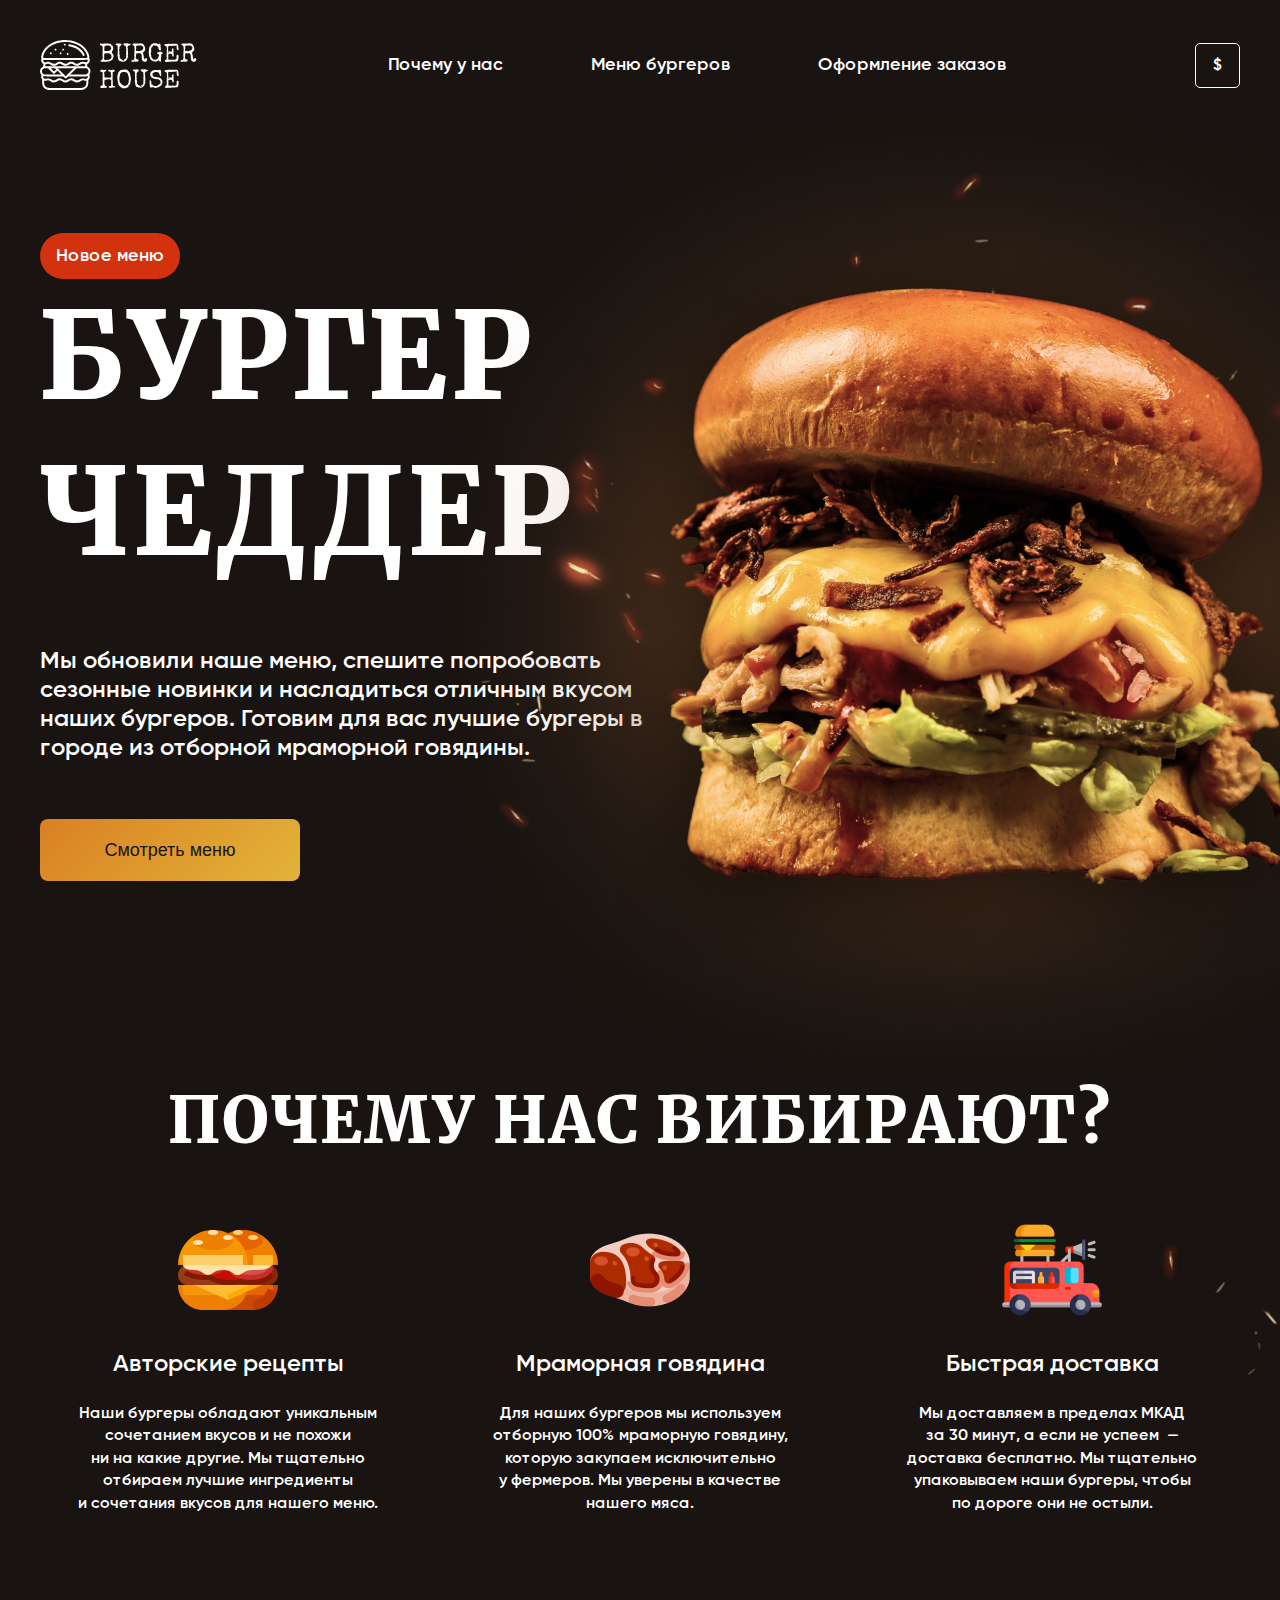
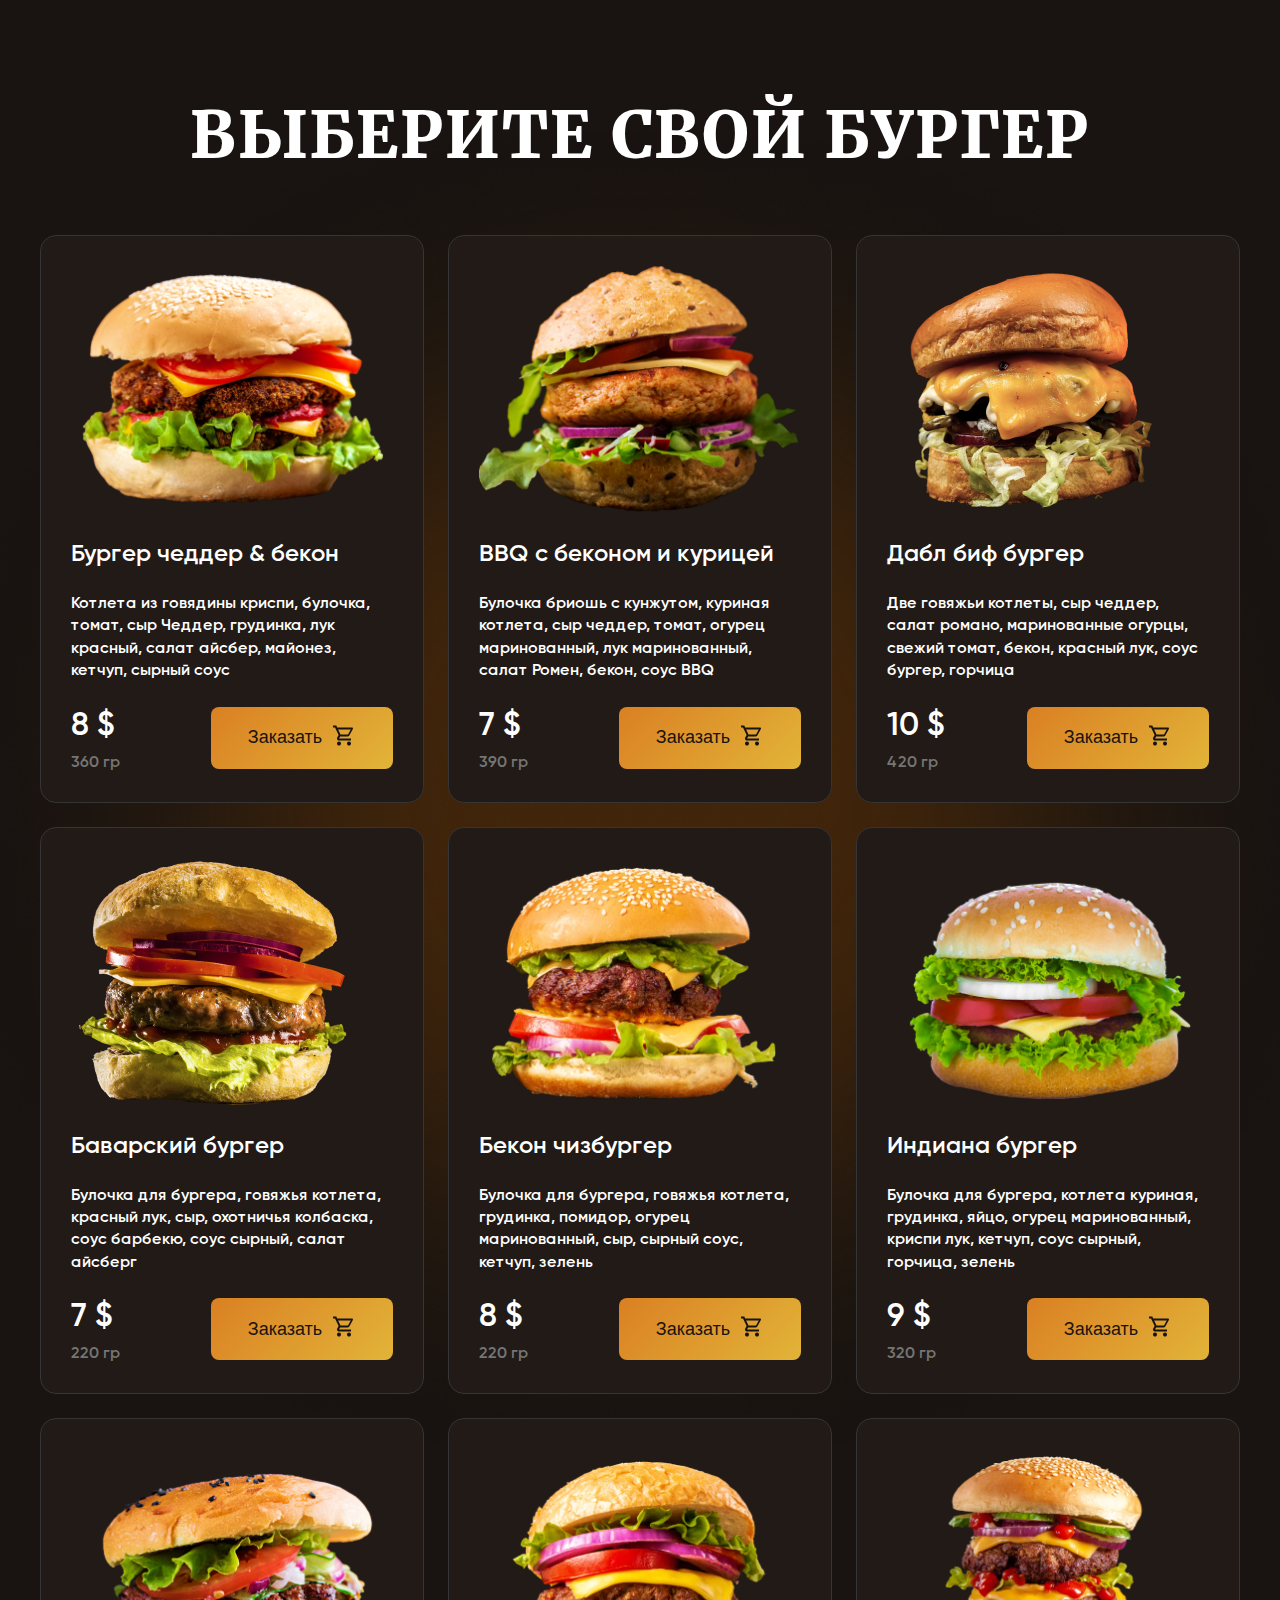
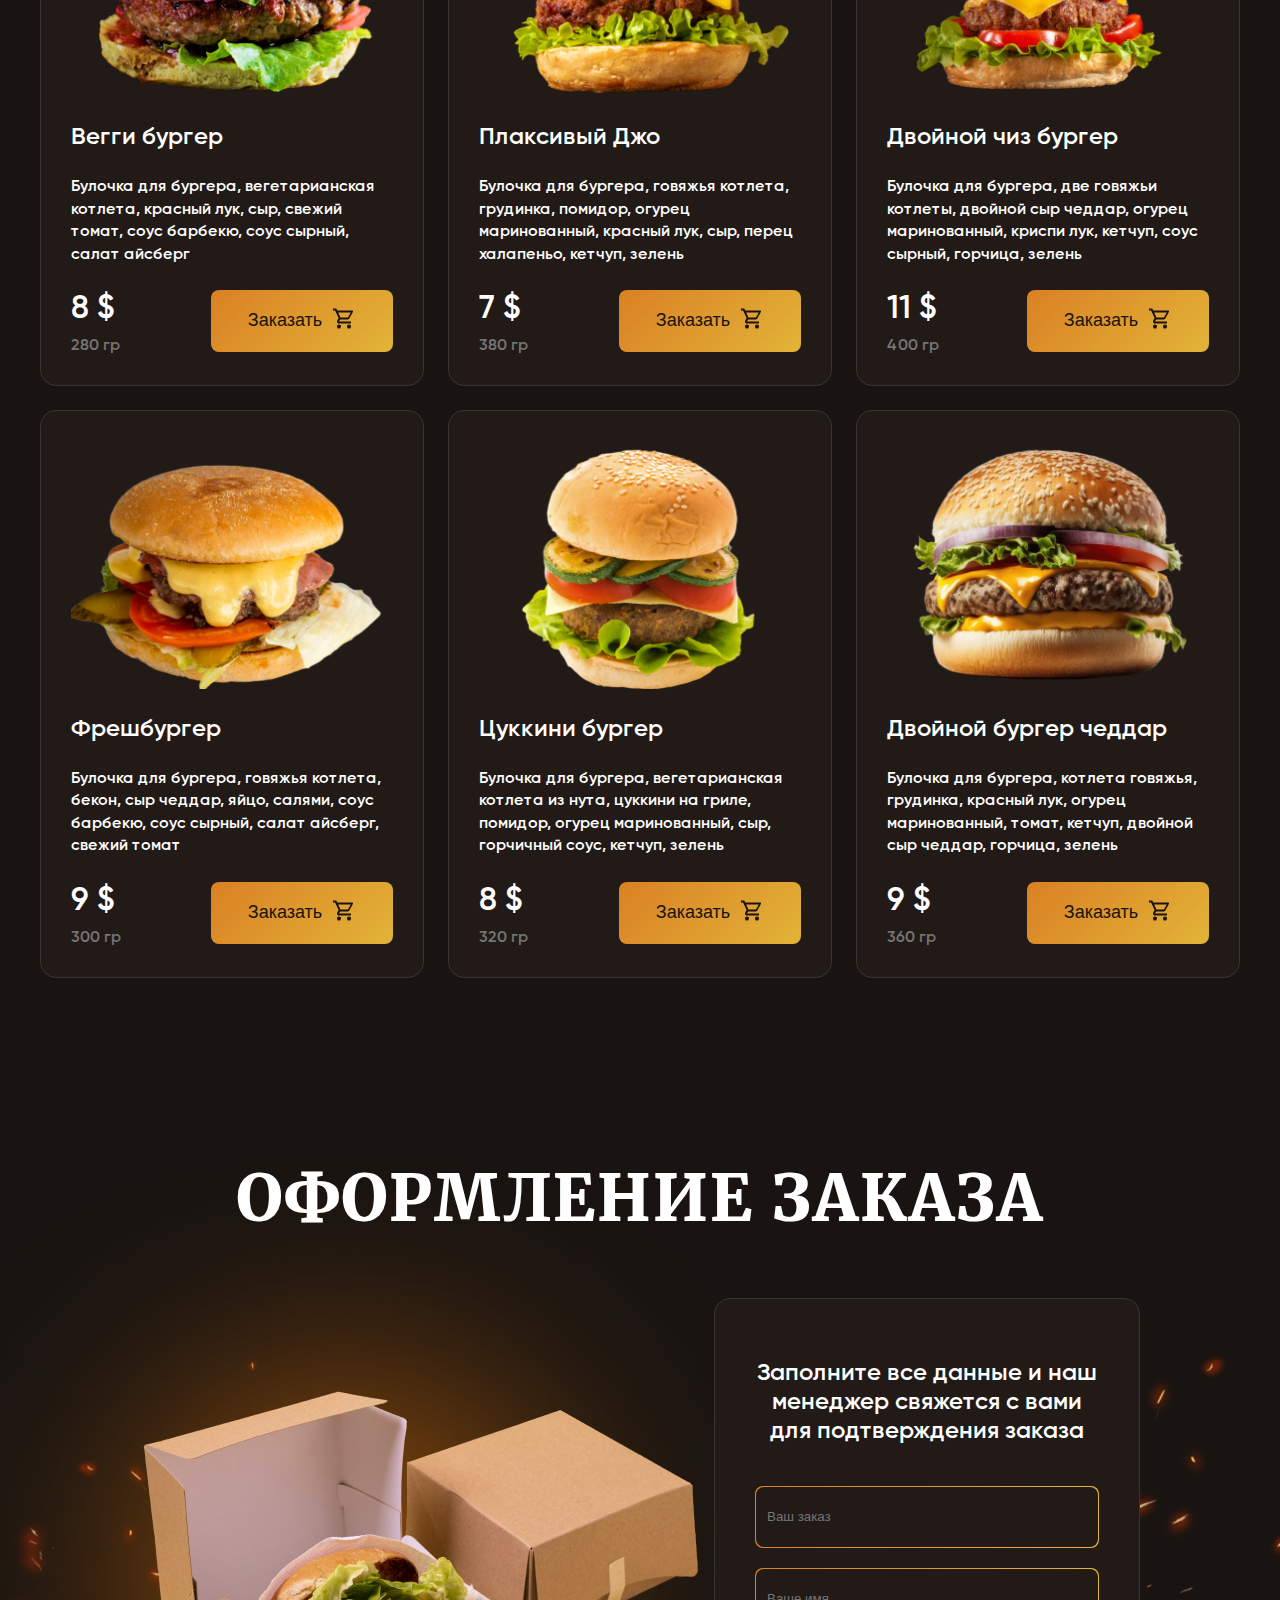
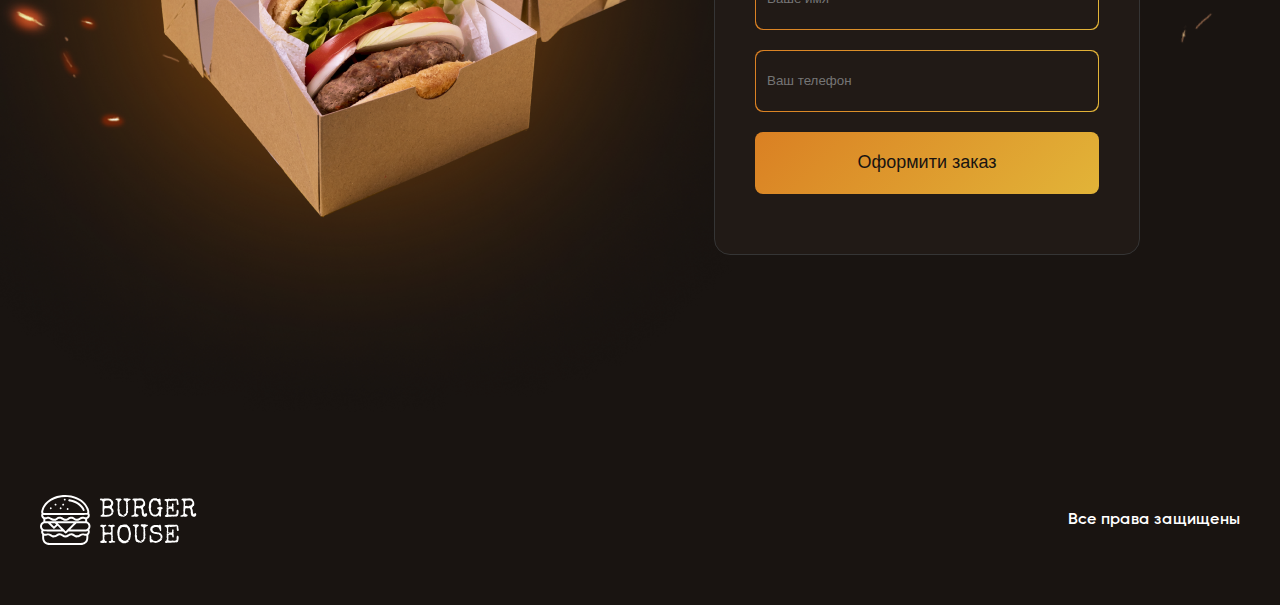
<file: index.html>
<!DOCTYPE html>
<html lang="en">
<head>
    <meta charset="UTF-8">
    <meta name="viewport" content="width=device-width, initial-scale=1.0">
    <link rel="stylesheet" href="./css/style.css">
    <title>БУРГЕР ЧЕДДЕР</title>
</head>
<body>
    <section class="main">
        <header class="header">
            <div class="container">
                <div class="logo">
                    <img src="./images/Logo.svg" alt="Logo">
                </div>
                <nav class="menu">
                    <ul class="menu-list">
                        <li class="menu-item"><a data-link="why">Почему у нас</a></li>
                        <li class="menu-item"><a data-link="products">Меню бургеров</a></li>
                        <li class="menu-item"><a data-link="order">Оформление заказов</a></li>
                    </ul>
                </nav>
                <div class="currency" title="Изменить валюту" id="change-currency">$</div>
            </div>
        </header>
        <section class="main-content">
            <div class="container">
                <div class="main-info">
                    <span class="main-small-info">Новое меню</span>
                    <h1 class="main-title">бургер чеддер</h1>
                    <p class="main-text">
                        Мы обновили наше меню, спешите попробовать 
                        сезонные новинки и насладиться отличным 
                        вкусом наших бургеров. Готовим для вас лучшие
                        бургеры в городе из отборной мраморной говядины.
                    </p>
                    <div class="main-action">
                        <button class="button" id="main-action-button">Смотреть меню</button>
                    </div>
                </div>
                <img class="main-image" src="./images/main_burger.png" alt="main_burger">
            </div>
        </section>
    </section>
    <section class="why" id="why">
        <div class="container">
            <div class="why-title common-title">почему нас вибирают?</div>
            <div class="why-items">
                <div class="why-item">
                    <img src="./images/burger.png" alt="burger" class="why-item-image">
                    <div class="why-item-title">Авторские рецепты</div>
                    <div class="why-item-text">
                        Наши бургеры обладают уникальным сочетанием вкусов 
                        и не похожи ни на какие другие. Мы тщательно отбираем 
                        лучшие ингредиенты и сочетания вкусов для нашего меню.
                    </div>
                </div>
                
                <div class="why-item">
                    <img src="./images/meat.png" alt="meat" class="why-item-image">
                    <div class="why-item-title">Мраморная говядина</div>
                    <div class="why-item-text">
                        Для наших бургеров мы используем отборную 100% 
                        мраморную говядину, которую закупаем исключительно 
                        у фермеров. Мы уверены в качестве нашего мяса.
                    </div>
                </div>
                
                <div class="why-item">
                    <img src="./images/food-truck.png" alt="food truck" class="why-item-image">
                    <div class="why-item-title">Быстрая доставка</div>
                    <div class="why-item-text">
                        Мы доставляем в пределах МКАД за 30 минут, а если не успеем 
                        — доставка бесплатно. Мы тщательно упаковываем наши бургеры, 
                        чтобы по дороге они не остыли.
                    </div>
                </div>
            </div>
        </div>
    </section>
    <section class="products" id="products">
        <div class="container">
            <div class="products-title common-title">выберите свой бургер</div>
            <div class="products-items">
                <div class="products-item">
                    <div class="products-item-image">
                        <img src="./images/1.png" alt="burger-1">
                    </div>
                    <div class="products-item-title">Бургер чеддер & бекон</div>
                    <div class="products-item-text">
                        Котлета из говядины криспи, булочка, томат, 
                        сыр Чеддер, грудинка, лук красный, салат айсбер, 
                        майонез, кетчуп, сырный соус
                    </div>
                    <div class="products-item-extra">
                        <div class="products-items-info">
                            <div class="products-item-price" data-base-price="8">8 $</div>
                            <div class="products-item-weight">360 гр</div>
                        </div>
                        <div class="products-item-action">
                            <button class="button product-button">
                                <span>Заказать</span>
                                <span>
                                    <svg xmlns="http://www.w3.org/2000/svg" width="24" height="25" viewBox="0 0 24 25" fill="none">
                                    <path d="M17 18.5C17.5304 18.5 18.0391 18.7107 18.4142 19.0858C18.7893 19.4609 19 19.9696 19 20.5C19 21.0304 18.7893 21.5391 18.4142 21.9142C18.0391 22.2893 17.5304 22.5 17 22.5C16.4696 22.5 15.9609 22.2893 15.5858 21.9142C15.2107 21.5391 15 21.0304 15 20.5C15 19.39 15.89 18.5 17 18.5ZM1 2.5H4.27L5.21 4.5H20C20.2652 4.5 20.5196 4.60536 20.7071 4.79289C20.8946 4.98043 21 5.23478 21 5.5C21 5.67 20.95 5.84 20.88 6L17.3 12.47C16.96 13.08 16.3 13.5 15.55 13.5H8.1L7.2 15.13L7.17 15.25C7.17 15.3163 7.19634 15.3799 7.24322 15.4268C7.29011 15.4737 7.3537 15.5 7.42 15.5H19V17.5H7C6.46957 17.5 5.96086 17.2893 5.58579 16.9142C5.21071 16.5391 5 16.0304 5 15.5C5 15.15 5.09 14.82 5.24 14.54L6.6 12.09L3 4.5H1V2.5ZM7 18.5C7.53043 18.5 8.03914 18.7107 8.41421 19.0858C8.78929 19.4609 9 19.9696 9 20.5C9 21.0304 8.78929 21.5391 8.41421 21.9142C8.03914 22.2893 7.53043 22.5 7 22.5C6.46957 22.5 5.96086 22.2893 5.58579 21.9142C5.21071 21.5391 5 21.0304 5 20.5C5 19.39 5.89 18.5 7 18.5ZM16 11.5L18.78 6.5H6.14L8.5 11.5H16Z" fill="#191411"/>
                                    </svg>
                                </span>
                            </button>
                        </div>
                    </div>
                </div>
                
                <div class="products-item">
                    <div class="products-item-image">
                        <img src="./images/2.png" alt="burger-2">
                    </div>
                    <div class="products-item-title">BBQ с беконом и курицей</div>
                    <div class="products-item-text">
                        Булочка бриошь с кунжутом, куриная котлета, 
                        сыр чеддер, томат, огурец маринованный, 
                        лук маринованный, салат Ромен, бекон, соус BBQ
                    </div>
                    <div class="products-item-extra">
                        <div class="products-items-info">
                            <div class="products-item-price" data-base-price="7">7 $</div>
                            <div class="products-item-weight">390 гр</div>
                        </div>
                        <div class="products-item-action">
                            <button class="button product-button">
                                <span>Заказать</span>
                                <span>
                                    <svg xmlns="http://www.w3.org/2000/svg" width="24" height="25" viewBox="0 0 24 25" fill="none">
                                    <path d="M17 18.5C17.5304 18.5 18.0391 18.7107 18.4142 19.0858C18.7893 19.4609 19 19.9696 19 20.5C19 21.0304 18.7893 21.5391 18.4142 21.9142C18.0391 22.2893 17.5304 22.5 17 22.5C16.4696 22.5 15.9609 22.2893 15.5858 21.9142C15.2107 21.5391 15 21.0304 15 20.5C15 19.39 15.89 18.5 17 18.5ZM1 2.5H4.27L5.21 4.5H20C20.2652 4.5 20.5196 4.60536 20.7071 4.79289C20.8946 4.98043 21 5.23478 21 5.5C21 5.67 20.95 5.84 20.88 6L17.3 12.47C16.96 13.08 16.3 13.5 15.55 13.5H8.1L7.2 15.13L7.17 15.25C7.17 15.3163 7.19634 15.3799 7.24322 15.4268C7.29011 15.4737 7.3537 15.5 7.42 15.5H19V17.5H7C6.46957 17.5 5.96086 17.2893 5.58579 16.9142C5.21071 16.5391 5 16.0304 5 15.5C5 15.15 5.09 14.82 5.24 14.54L6.6 12.09L3 4.5H1V2.5ZM7 18.5C7.53043 18.5 8.03914 18.7107 8.41421 19.0858C8.78929 19.4609 9 19.9696 9 20.5C9 21.0304 8.78929 21.5391 8.41421 21.9142C8.03914 22.2893 7.53043 22.5 7 22.5C6.46957 22.5 5.96086 22.2893 5.58579 21.9142C5.21071 21.5391 5 21.0304 5 20.5C5 19.39 5.89 18.5 7 18.5ZM16 11.5L18.78 6.5H6.14L8.5 11.5H16Z" fill="#191411"/>
                                    </svg>
                                </span>
                            </button>
                        </div>
                    </div>
                </div>
                
                <div class="products-item">
                    <div class="products-item-image">
                        <img src="./images/3.png" alt="burger-3">
                    </div>
                    <div class="products-item-title">Дабл биф бургер</div>
                    <div class="products-item-text">
                        Две говяжьи котлеты, сыр чеддер, салат романо, 
                        маринованные огурцы, свежий томат, бекон, 
                        красный лук, соус бургер, горчица
                    </div>
                    <div class="products-item-extra">
                        <div class="products-items-info">
                            <div class="products-item-price" data-base-price="10">10 $</div>
                            <div class="products-item-weight">420 гр</div>
                        </div>
                        <div class="products-item-action">
                            <button class="button product-button">
                                <span>Заказать</span>
                                <span>
                                    <svg xmlns="http://www.w3.org/2000/svg" width="24" height="25" viewBox="0 0 24 25" fill="none">
                                    <path d="M17 18.5C17.5304 18.5 18.0391 18.7107 18.4142 19.0858C18.7893 19.4609 19 19.9696 19 20.5C19 21.0304 18.7893 21.5391 18.4142 21.9142C18.0391 22.2893 17.5304 22.5 17 22.5C16.4696 22.5 15.9609 22.2893 15.5858 21.9142C15.2107 21.5391 15 21.0304 15 20.5C15 19.39 15.89 18.5 17 18.5ZM1 2.5H4.27L5.21 4.5H20C20.2652 4.5 20.5196 4.60536 20.7071 4.79289C20.8946 4.98043 21 5.23478 21 5.5C21 5.67 20.95 5.84 20.88 6L17.3 12.47C16.96 13.08 16.3 13.5 15.55 13.5H8.1L7.2 15.13L7.17 15.25C7.17 15.3163 7.19634 15.3799 7.24322 15.4268C7.29011 15.4737 7.3537 15.5 7.42 15.5H19V17.5H7C6.46957 17.5 5.96086 17.2893 5.58579 16.9142C5.21071 16.5391 5 16.0304 5 15.5C5 15.15 5.09 14.82 5.24 14.54L6.6 12.09L3 4.5H1V2.5ZM7 18.5C7.53043 18.5 8.03914 18.7107 8.41421 19.0858C8.78929 19.4609 9 19.9696 9 20.5C9 21.0304 8.78929 21.5391 8.41421 21.9142C8.03914 22.2893 7.53043 22.5 7 22.5C6.46957 22.5 5.96086 22.2893 5.58579 21.9142C5.21071 21.5391 5 21.0304 5 20.5C5 19.39 5.89 18.5 7 18.5ZM16 11.5L18.78 6.5H6.14L8.5 11.5H16Z" fill="#191411"/>
                                    </svg>
                                </span>
                            </button>
                        </div>
                    </div>
                </div>
                
                <div class="products-item">
                    <div class="products-item-image">
                        <img src="./images/4.png" alt="burger-4">
                    </div>
                    <div class="products-item-title">Баварский бургер</div>
                    <div class="products-item-text">
                        Булочка для бургера, говяжья котлета, красный лук, 
                        сыр, охотничья колбаска, соус барбекю, соус сырный, 
                        салат айсберг
                    </div>
                    <div class="products-item-extra">
                        <div class="products-items-info">
                            <div class="products-item-price" data-base-price="7">7 $</div>
                            <div class="products-item-weight">220 гр</div>
                        </div>
                        <div class="products-item-action">
                            <button class="button product-button">
                                <span>Заказать</span>
                                <span>
                                    <svg xmlns="http://www.w3.org/2000/svg" width="24" height="25" viewBox="0 0 24 25" fill="none">
                                    <path d="M17 18.5C17.5304 18.5 18.0391 18.7107 18.4142 19.0858C18.7893 19.4609 19 19.9696 19 20.5C19 21.0304 18.7893 21.5391 18.4142 21.9142C18.0391 22.2893 17.5304 22.5 17 22.5C16.4696 22.5 15.9609 22.2893 15.5858 21.9142C15.2107 21.5391 15 21.0304 15 20.5C15 19.39 15.89 18.5 17 18.5ZM1 2.5H4.27L5.21 4.5H20C20.2652 4.5 20.5196 4.60536 20.7071 4.79289C20.8946 4.98043 21 5.23478 21 5.5C21 5.67 20.95 5.84 20.88 6L17.3 12.47C16.96 13.08 16.3 13.5 15.55 13.5H8.1L7.2 15.13L7.17 15.25C7.17 15.3163 7.19634 15.3799 7.24322 15.4268C7.29011 15.4737 7.3537 15.5 7.42 15.5H19V17.5H7C6.46957 17.5 5.96086 17.2893 5.58579 16.9142C5.21071 16.5391 5 16.0304 5 15.5C5 15.15 5.09 14.82 5.24 14.54L6.6 12.09L3 4.5H1V2.5ZM7 18.5C7.53043 18.5 8.03914 18.7107 8.41421 19.0858C8.78929 19.4609 9 19.9696 9 20.5C9 21.0304 8.78929 21.5391 8.41421 21.9142C8.03914 22.2893 7.53043 22.5 7 22.5C6.46957 22.5 5.96086 22.2893 5.58579 21.9142C5.21071 21.5391 5 21.0304 5 20.5C5 19.39 5.89 18.5 7 18.5ZM16 11.5L18.78 6.5H6.14L8.5 11.5H16Z" fill="#191411"/>
                                    </svg>
                                </span>
                            </button>
                        </div>
                    </div>
                </div>

                <div class="products-item">
                    <div class="products-item-image">
                        <img src="./images/5.png" alt="burger-5">
                    </div>
                    <div class="products-item-title">Бекон чизбургер</div>
                    <div class="products-item-text">
                        Булочка для бургера, говяжья котлета, грудинка, 
                        помидор, огурец маринованный, сыр, сырный соус, 
                        кетчуп, зелень
                    </div>
                    <div class="products-item-extra">
                        <div class="products-items-info">
                            <div class="products-item-price" data-base-price="8">8 $</div>
                            <div class="products-item-weight">220 гр</div>
                        </div>
                        <div class="products-item-action">
                            <button class="button product-button">
                                <span>Заказать</span>
                                <span>
                                    <svg xmlns="http://www.w3.org/2000/svg" width="24" height="25" viewBox="0 0 24 25" fill="none">
                                    <path d="M17 18.5C17.5304 18.5 18.0391 18.7107 18.4142 19.0858C18.7893 19.4609 19 19.9696 19 20.5C19 21.0304 18.7893 21.5391 18.4142 21.9142C18.0391 22.2893 17.5304 22.5 17 22.5C16.4696 22.5 15.9609 22.2893 15.5858 21.9142C15.2107 21.5391 15 21.0304 15 20.5C15 19.39 15.89 18.5 17 18.5ZM1 2.5H4.27L5.21 4.5H20C20.2652 4.5 20.5196 4.60536 20.7071 4.79289C20.8946 4.98043 21 5.23478 21 5.5C21 5.67 20.95 5.84 20.88 6L17.3 12.47C16.96 13.08 16.3 13.5 15.55 13.5H8.1L7.2 15.13L7.17 15.25C7.17 15.3163 7.19634 15.3799 7.24322 15.4268C7.29011 15.4737 7.3537 15.5 7.42 15.5H19V17.5H7C6.46957 17.5 5.96086 17.2893 5.58579 16.9142C5.21071 16.5391 5 16.0304 5 15.5C5 15.15 5.09 14.82 5.24 14.54L6.6 12.09L3 4.5H1V2.5ZM7 18.5C7.53043 18.5 8.03914 18.7107 8.41421 19.0858C8.78929 19.4609 9 19.9696 9 20.5C9 21.0304 8.78929 21.5391 8.41421 21.9142C8.03914 22.2893 7.53043 22.5 7 22.5C6.46957 22.5 5.96086 22.2893 5.58579 21.9142C5.21071 21.5391 5 21.0304 5 20.5C5 19.39 5.89 18.5 7 18.5ZM16 11.5L18.78 6.5H6.14L8.5 11.5H16Z" fill="#191411"/>
                                    </svg>
                                </span>
                            </button>
                        </div>
                    </div>
                </div>
                
                <div class="products-item">
                    <div class="products-item-image">
                        <img src="./images/6.png" alt="burger-6">
                    </div>
                    <div class="products-item-title">Индиана бургер</div>
                    <div class="products-item-text">
                        Булочка для бургера, котлета куриная, грудинка, 
                        яйцо, огурец маринованный, криспи лук, кетчуп, 
                        соус сырный, горчица, зелень
                    </div>
                    <div class="products-item-extra">
                        <div class="products-items-info">
                            <div class="products-item-price" data-base-price="9">9 $</div>
                            <div class="products-item-weight">320 гр</div>
                        </div>
                        <div class="products-item-action">
                            <button class="button product-button">
                                <span>Заказать</span>
                                <span>
                                    <svg xmlns="http://www.w3.org/2000/svg" width="24" height="25" viewBox="0 0 24 25" fill="none">
                                    <path d="M17 18.5C17.5304 18.5 18.0391 18.7107 18.4142 19.0858C18.7893 19.4609 19 19.9696 19 20.5C19 21.0304 18.7893 21.5391 18.4142 21.9142C18.0391 22.2893 17.5304 22.5 17 22.5C16.4696 22.5 15.9609 22.2893 15.5858 21.9142C15.2107 21.5391 15 21.0304 15 20.5C15 19.39 15.89 18.5 17 18.5ZM1 2.5H4.27L5.21 4.5H20C20.2652 4.5 20.5196 4.60536 20.7071 4.79289C20.8946 4.98043 21 5.23478 21 5.5C21 5.67 20.95 5.84 20.88 6L17.3 12.47C16.96 13.08 16.3 13.5 15.55 13.5H8.1L7.2 15.13L7.17 15.25C7.17 15.3163 7.19634 15.3799 7.24322 15.4268C7.29011 15.4737 7.3537 15.5 7.42 15.5H19V17.5H7C6.46957 17.5 5.96086 17.2893 5.58579 16.9142C5.21071 16.5391 5 16.0304 5 15.5C5 15.15 5.09 14.82 5.24 14.54L6.6 12.09L3 4.5H1V2.5ZM7 18.5C7.53043 18.5 8.03914 18.7107 8.41421 19.0858C8.78929 19.4609 9 19.9696 9 20.5C9 21.0304 8.78929 21.5391 8.41421 21.9142C8.03914 22.2893 7.53043 22.5 7 22.5C6.46957 22.5 5.96086 22.2893 5.58579 21.9142C5.21071 21.5391 5 21.0304 5 20.5C5 19.39 5.89 18.5 7 18.5ZM16 11.5L18.78 6.5H6.14L8.5 11.5H16Z" fill="#191411"/>
                                    </svg>
                                </span>
                            </button>
                        </div>
                    </div>
                </div>
                
                <div class="products-item">
                    <div class="products-item-image">
                        <img src="./images/7.png" alt="burger-7">
                    </div>
                    <div class="products-item-title">Вегги бургер</div>
                    <div class="products-item-text">
                        Булочка для бургера, вегетарианская котлета, 
                        красный лук, сыр, свежий томат, соус барбекю, 
                        соус сырный, салат айсберг
                    </div>
                    <div class="products-item-extra">
                        <div class="products-items-info">
                            <div class="products-item-price" data-base-price="8">8 $</div>
                            <div class="products-item-weight">280 гр</div>
                        </div>
                        <div class="products-item-action">
                            <button class="button product-button">
                                <span>Заказать</span>
                                <span>
                                    <svg xmlns="http://www.w3.org/2000/svg" width="24" height="25" viewBox="0 0 24 25" fill="none">
                                    <path d="M17 18.5C17.5304 18.5 18.0391 18.7107 18.4142 19.0858C18.7893 19.4609 19 19.9696 19 20.5C19 21.0304 18.7893 21.5391 18.4142 21.9142C18.0391 22.2893 17.5304 22.5 17 22.5C16.4696 22.5 15.9609 22.2893 15.5858 21.9142C15.2107 21.5391 15 21.0304 15 20.5C15 19.39 15.89 18.5 17 18.5ZM1 2.5H4.27L5.21 4.5H20C20.2652 4.5 20.5196 4.60536 20.7071 4.79289C20.8946 4.98043 21 5.23478 21 5.5C21 5.67 20.95 5.84 20.88 6L17.3 12.47C16.96 13.08 16.3 13.5 15.55 13.5H8.1L7.2 15.13L7.17 15.25C7.17 15.3163 7.19634 15.3799 7.24322 15.4268C7.29011 15.4737 7.3537 15.5 7.42 15.5H19V17.5H7C6.46957 17.5 5.96086 17.2893 5.58579 16.9142C5.21071 16.5391 5 16.0304 5 15.5C5 15.15 5.09 14.82 5.24 14.54L6.6 12.09L3 4.5H1V2.5ZM7 18.5C7.53043 18.5 8.03914 18.7107 8.41421 19.0858C8.78929 19.4609 9 19.9696 9 20.5C9 21.0304 8.78929 21.5391 8.41421 21.9142C8.03914 22.2893 7.53043 22.5 7 22.5C6.46957 22.5 5.96086 22.2893 5.58579 21.9142C5.21071 21.5391 5 21.0304 5 20.5C5 19.39 5.89 18.5 7 18.5ZM16 11.5L18.78 6.5H6.14L8.5 11.5H16Z" fill="#191411"/>
                                    </svg>
                                </span>
                            </button>
                        </div>
                    </div>
                </div>
                
                <div class="products-item">
                    <div class="products-item-image">
                        <img src="./images/8.png" alt="burger-8">
                    </div>
                    <div class="products-item-title">Плаксивый Джо</div>
                    <div class="products-item-text">
                        Булочка для бургера, говяжья котлета, грудинка, 
                        помидор, огурец маринованный, красный лук, сыр, 
                        перец халапеньо, кетчуп, зелень
                    </div>
                    <div class="products-item-extra">
                        <div class="products-items-info">
                            <div class="products-item-price" data-base-price="7">7 $</div>
                            <div class="products-item-weight">380 гр</div>
                        </div>
                        <div class="products-item-action">
                            <button class="button product-button">
                                <span>Заказать</span>
                                <span>
                                    <svg xmlns="http://www.w3.org/2000/svg" width="24" height="25" viewBox="0 0 24 25" fill="none">
                                    <path d="M17 18.5C17.5304 18.5 18.0391 18.7107 18.4142 19.0858C18.7893 19.4609 19 19.9696 19 20.5C19 21.0304 18.7893 21.5391 18.4142 21.9142C18.0391 22.2893 17.5304 22.5 17 22.5C16.4696 22.5 15.9609 22.2893 15.5858 21.9142C15.2107 21.5391 15 21.0304 15 20.5C15 19.39 15.89 18.5 17 18.5ZM1 2.5H4.27L5.21 4.5H20C20.2652 4.5 20.5196 4.60536 20.7071 4.79289C20.8946 4.98043 21 5.23478 21 5.5C21 5.67 20.95 5.84 20.88 6L17.3 12.47C16.96 13.08 16.3 13.5 15.55 13.5H8.1L7.2 15.13L7.17 15.25C7.17 15.3163 7.19634 15.3799 7.24322 15.4268C7.29011 15.4737 7.3537 15.5 7.42 15.5H19V17.5H7C6.46957 17.5 5.96086 17.2893 5.58579 16.9142C5.21071 16.5391 5 16.0304 5 15.5C5 15.15 5.09 14.82 5.24 14.54L6.6 12.09L3 4.5H1V2.5ZM7 18.5C7.53043 18.5 8.03914 18.7107 8.41421 19.0858C8.78929 19.4609 9 19.9696 9 20.5C9 21.0304 8.78929 21.5391 8.41421 21.9142C8.03914 22.2893 7.53043 22.5 7 22.5C6.46957 22.5 5.96086 22.2893 5.58579 21.9142C5.21071 21.5391 5 21.0304 5 20.5C5 19.39 5.89 18.5 7 18.5ZM16 11.5L18.78 6.5H6.14L8.5 11.5H16Z" fill="#191411"/>
                                    </svg>
                                </span>
                            </button>
                        </div>
                    </div>
                </div>
                
                <div class="products-item">
                    <div class="products-item-image">
                        <img src="./images/9.png" alt="burger-9">
                    </div>
                    <div class="products-item-title">Двойной чиз бургер</div>
                    <div class="products-item-text">
                        Булочка для бургера, две говяжьи котлеты, 
                        двойной сыр чеддар, огурец маринованный, 
                        криспи лук, кетчуп, соус сырный, горчица, зелень
                    </div>
                    <div class="products-item-extra">
                        <div class="products-items-info">
                            <div class="products-item-price" data-base-price="11">11 $</div>
                            <div class="products-item-weight">400 гр</div>
                        </div>
                        <div class="products-item-action">
                            <button class="button product-button">
                                <span>Заказать</span>
                                <span>
                                    <svg xmlns="http://www.w3.org/2000/svg" width="24" height="25" viewBox="0 0 24 25" fill="none">
                                    <path d="M17 18.5C17.5304 18.5 18.0391 18.7107 18.4142 19.0858C18.7893 19.4609 19 19.9696 19 20.5C19 21.0304 18.7893 21.5391 18.4142 21.9142C18.0391 22.2893 17.5304 22.5 17 22.5C16.4696 22.5 15.9609 22.2893 15.5858 21.9142C15.2107 21.5391 15 21.0304 15 20.5C15 19.39 15.89 18.5 17 18.5ZM1 2.5H4.27L5.21 4.5H20C20.2652 4.5 20.5196 4.60536 20.7071 4.79289C20.8946 4.98043 21 5.23478 21 5.5C21 5.67 20.95 5.84 20.88 6L17.3 12.47C16.96 13.08 16.3 13.5 15.55 13.5H8.1L7.2 15.13L7.17 15.25C7.17 15.3163 7.19634 15.3799 7.24322 15.4268C7.29011 15.4737 7.3537 15.5 7.42 15.5H19V17.5H7C6.46957 17.5 5.96086 17.2893 5.58579 16.9142C5.21071 16.5391 5 16.0304 5 15.5C5 15.15 5.09 14.82 5.24 14.54L6.6 12.09L3 4.5H1V2.5ZM7 18.5C7.53043 18.5 8.03914 18.7107 8.41421 19.0858C8.78929 19.4609 9 19.9696 9 20.5C9 21.0304 8.78929 21.5391 8.41421 21.9142C8.03914 22.2893 7.53043 22.5 7 22.5C6.46957 22.5 5.96086 22.2893 5.58579 21.9142C5.21071 21.5391 5 21.0304 5 20.5C5 19.39 5.89 18.5 7 18.5ZM16 11.5L18.78 6.5H6.14L8.5 11.5H16Z" fill="#191411"/>
                                    </svg>
                                </span>
                            </button>
                        </div>
                    </div>
                </div>
                
                <div class="products-item">
                    <div class="products-item-image">
                        <img src="./images/10.png" alt="burger-10">
                    </div>
                    <div class="products-item-title">Фрешбургер</div>
                    <div class="products-item-text">
                        Булочка для бургера, говяжья котлета, 
                        бекон, сыр чеддар, яйцо, салями, соус 
                        барбекю, соус сырный, салат айсберг, свежий томат
                    </div>
                    <div class="products-item-extra">
                        <div class="products-items-info">
                            <div class="products-item-price" data-base-price="9">9 $</div>
                            <div class="products-item-weight">300 гр</div>
                        </div>
                        <div class="products-item-action">
                            <button class="button product-button">
                                <span>Заказать</span>
                                <span>
                                    <svg xmlns="http://www.w3.org/2000/svg" width="24" height="25" viewBox="0 0 24 25" fill="none">
                                    <path d="M17 18.5C17.5304 18.5 18.0391 18.7107 18.4142 19.0858C18.7893 19.4609 19 19.9696 19 20.5C19 21.0304 18.7893 21.5391 18.4142 21.9142C18.0391 22.2893 17.5304 22.5 17 22.5C16.4696 22.5 15.9609 22.2893 15.5858 21.9142C15.2107 21.5391 15 21.0304 15 20.5C15 19.39 15.89 18.5 17 18.5ZM1 2.5H4.27L5.21 4.5H20C20.2652 4.5 20.5196 4.60536 20.7071 4.79289C20.8946 4.98043 21 5.23478 21 5.5C21 5.67 20.95 5.84 20.88 6L17.3 12.47C16.96 13.08 16.3 13.5 15.55 13.5H8.1L7.2 15.13L7.17 15.25C7.17 15.3163 7.19634 15.3799 7.24322 15.4268C7.29011 15.4737 7.3537 15.5 7.42 15.5H19V17.5H7C6.46957 17.5 5.96086 17.2893 5.58579 16.9142C5.21071 16.5391 5 16.0304 5 15.5C5 15.15 5.09 14.82 5.24 14.54L6.6 12.09L3 4.5H1V2.5ZM7 18.5C7.53043 18.5 8.03914 18.7107 8.41421 19.0858C8.78929 19.4609 9 19.9696 9 20.5C9 21.0304 8.78929 21.5391 8.41421 21.9142C8.03914 22.2893 7.53043 22.5 7 22.5C6.46957 22.5 5.96086 22.2893 5.58579 21.9142C5.21071 21.5391 5 21.0304 5 20.5C5 19.39 5.89 18.5 7 18.5ZM16 11.5L18.78 6.5H6.14L8.5 11.5H16Z" fill="#191411"/>
                                    </svg>
                                </span>
                            </button>
                        </div>
                    </div>
                </div>
                
                <div class="products-item">
                    <div class="products-item-image">
                        <img src="./images/11.png" alt="burger-11">
                    </div>
                    <div class="products-item-title">Цуккини бургер</div>
                    <div class="products-item-text">
                        Булочка для бургера, вегетарианская котлета из нута, 
                        цуккини на гриле, помидор, огурец маринованный, сыр, 
                        горчичный соус, кетчуп, зелень
                    </div>
                    <div class="products-item-extra">
                        <div class="products-items-info">
                            <div class="products-item-price" data-base-price="8">8 $</div>
                            <div class="products-item-weight">320 гр</div>
                        </div>
                        <div class="products-item-action">
                            <button class="button product-button">
                                <span>Заказать</span>
                                <span>
                                    <svg xmlns="http://www.w3.org/2000/svg" width="24" height="25" viewBox="0 0 24 25" fill="none">
                                    <path d="M17 18.5C17.5304 18.5 18.0391 18.7107 18.4142 19.0858C18.7893 19.4609 19 19.9696 19 20.5C19 21.0304 18.7893 21.5391 18.4142 21.9142C18.0391 22.2893 17.5304 22.5 17 22.5C16.4696 22.5 15.9609 22.2893 15.5858 21.9142C15.2107 21.5391 15 21.0304 15 20.5C15 19.39 15.89 18.5 17 18.5ZM1 2.5H4.27L5.21 4.5H20C20.2652 4.5 20.5196 4.60536 20.7071 4.79289C20.8946 4.98043 21 5.23478 21 5.5C21 5.67 20.95 5.84 20.88 6L17.3 12.47C16.96 13.08 16.3 13.5 15.55 13.5H8.1L7.2 15.13L7.17 15.25C7.17 15.3163 7.19634 15.3799 7.24322 15.4268C7.29011 15.4737 7.3537 15.5 7.42 15.5H19V17.5H7C6.46957 17.5 5.96086 17.2893 5.58579 16.9142C5.21071 16.5391 5 16.0304 5 15.5C5 15.15 5.09 14.82 5.24 14.54L6.6 12.09L3 4.5H1V2.5ZM7 18.5C7.53043 18.5 8.03914 18.7107 8.41421 19.0858C8.78929 19.4609 9 19.9696 9 20.5C9 21.0304 8.78929 21.5391 8.41421 21.9142C8.03914 22.2893 7.53043 22.5 7 22.5C6.46957 22.5 5.96086 22.2893 5.58579 21.9142C5.21071 21.5391 5 21.0304 5 20.5C5 19.39 5.89 18.5 7 18.5ZM16 11.5L18.78 6.5H6.14L8.5 11.5H16Z" fill="#191411"/>
                                    </svg>
                                </span>
                            </button>
                        </div>
                    </div>
                </div>
                
                <div class="products-item">
                    <div class="products-item-image">
                        <img src="./images/12.png" alt="burger-12">
                    </div>
                    <div class="products-item-title">Двойной бургер чеддар</div>
                    <div class="products-item-text">
                        Булочка для бургера, котлета говяжья, 
                        грудинка, красный лук, огурец маринованный, 
                        томат, кетчуп, двойной сыр чеддар, горчица, зелень
                    </div>
                    <div class="products-item-extra">
                        <div class="products-items-info">
                            <div class="products-item-price" data-base-price="9">9 $</div>
                            <div class="products-item-weight">360 гр</div>
                        </div>
                        <div class="products-item-action">
                            <button class="button product-button">
                                <span>Заказать</span>
                                <span>
                                    <svg xmlns="http://www.w3.org/2000/svg" width="24" height="25" viewBox="0 0 24 25" fill="none">
                                    <path d="M17 18.5C17.5304 18.5 18.0391 18.7107 18.4142 19.0858C18.7893 19.4609 19 19.9696 19 20.5C19 21.0304 18.7893 21.5391 18.4142 21.9142C18.0391 22.2893 17.5304 22.5 17 22.5C16.4696 22.5 15.9609 22.2893 15.5858 21.9142C15.2107 21.5391 15 21.0304 15 20.5C15 19.39 15.89 18.5 17 18.5ZM1 2.5H4.27L5.21 4.5H20C20.2652 4.5 20.5196 4.60536 20.7071 4.79289C20.8946 4.98043 21 5.23478 21 5.5C21 5.67 20.95 5.84 20.88 6L17.3 12.47C16.96 13.08 16.3 13.5 15.55 13.5H8.1L7.2 15.13L7.17 15.25C7.17 15.3163 7.19634 15.3799 7.24322 15.4268C7.29011 15.4737 7.3537 15.5 7.42 15.5H19V17.5H7C6.46957 17.5 5.96086 17.2893 5.58579 16.9142C5.21071 16.5391 5 16.0304 5 15.5C5 15.15 5.09 14.82 5.24 14.54L6.6 12.09L3 4.5H1V2.5ZM7 18.5C7.53043 18.5 8.03914 18.7107 8.41421 19.0858C8.78929 19.4609 9 19.9696 9 20.5C9 21.0304 8.78929 21.5391 8.41421 21.9142C8.03914 22.2893 7.53043 22.5 7 22.5C6.46957 22.5 5.96086 22.2893 5.58579 21.9142C5.21071 21.5391 5 21.0304 5 20.5C5 19.39 5.89 18.5 7 18.5ZM16 11.5L18.78 6.5H6.14L8.5 11.5H16Z" fill="#191411"/>
                                    </svg>
                                </span>
                            </button>
                        </div>
                    </div>
                </div>
            </div>
        </div>
    </section>
    <section class="order" id="order">
        <div class="container">
            <div class="order-title common-title">оформление заказа</div>
            <img src="./images/order_image.png" alt="order_image" class="order-image">
            <div class="order-form">
                <div class="order-form-text">
                    Заполните все данные и наш менеджер свяжется с 
                    вами для подтверждения заказа
                </div>
                <div class="order-form-inputs">
                    <div class="order-form-input">
                        <input type="text" placeholder="Ваш заказ" id="burger">
                    </div>

                    <div class="order-form-input">
                        <input type="text" placeholder="Ваше имя" id="name">
                    </div>

                    <div class="order-form-input">
                        <input type="text" placeholder="Ваш телефон" id="phone">
                    </div>

                    <button class="button" id="order-action">Оформити заказ</button>
                </div>
            </div>
        </div>
    </section>
    <footer class="footer">
        <div class="container">
            <div class="logo">
                <img src="./images/Logo.svg" alt="logo">
            </div>
            <div class="rights">Все права защищены</div>
        </div>
    </footer>
    <script src="./scripts/script.js"></script>
</body>
</html>
</file>
<file: css/style.css>
* {
  margin: 0;
  padding: 0;
  box-sizing: border-box;
}

@font-face {
  font-family: "Gilroy";
  src: url("../fonts/Gilroy-Semibold.ttf");
}

@font-face {
  font-family: "Merriweather";
  src: url("../fonts/Merriweather-Black.ttf");
}

body {
  background-color: #191411;
  font-family: "Gilroy", sans-serif;
  color: #fff;
}

.header {
  padding: 40px 0;
}

.main {
  overflow: hidden;
  background-image: url("../images/main_bg.png");
  background-position: top center;
  background-repeat: no-repeat;
}

.container {
  max-width: 1200px;
  margin: 0 auto;
}

.button {
  border-radius: 8px;
  background: linear-gradient(135deg, #da8023 0%, #e2b438 100%);
  width: 260px;
  height: 62px;
  padding: 20px;
  display: flex;
  justify-content: center;
  align-items: center;
  border: 0;
  cursor: pointer;
  outline: none;
  font-size: 18px;
  color: #191411;
}

.button:hover {
  background: linear-gradient(135deg, #ac6115 0%, #9e7a19 100%);
}

.header .container {
  display: flex;
  align-items: center;
}

.logo img {
  vertical-align: bottom;
}

.menu {
  margin-left: 191px;
}

.menu-list {
  list-style: none;
  display: flex;
}

.menu-item {
  margin-right: 88px;
}

.menu-item a {
  color: #fff;
  font-size: 18px;
  font-weight: 700;
  text-decoration: none;
  cursor: pointer;
}

.menu-item a:hover {
  border-bottom: 2px solid #fff;
}

.common-title {
  font-family: "Merriweather", sans-serif;
  font-size: 64px;
  line-height: 80px;
  text-align: center;
  letter-spacing: 0.03em;
  text-transform: uppercase;
}

.currency {
  border: 1px solid #fff;
  border-radius: 5px;
  width: 45px;
  height: 45px;
  padding: 6px;
  text-align: center;
  cursor: pointer;
  line-height: 32px;
  margin-left: auto;
  user-select: none;
}

.main-content {
  padding-top: 103px;
  padding-bottom: 199px;
}

.main-content .container {
  position: relative;
}

.main-info {
  max-width: 608px;
}

.main-small-info {
  background-color: #d3320f;
  border-radius: 100px;
  padding: 12px 16px;
  display: inline-block;
  font-size: 18px;
}

.main-title {
  font-family: "Merriweather", sans-serif;
  font-size: 120px;
  line-height: 130%;
  letter-spacing: 0.03em;
  text-transform: uppercase;
  margin-bottom: 56px;
}

.main-text {
  font-size: 24px;
  line-height: 29px;
  margin-bottom: 56px;
}

.main-image {
  position: absolute;
  top: -123px;
  left: calc(100% - 991px);
}

.why {
  background-image: url("../images/whybg.png");
  background-position: top center;
  background-size: initial;
  padding-bottom: 180px;
  background-repeat: no-repeat;
}

.why-items {
  margin-top: 60px;
  display: grid;
  gap: 100px;
  grid-template-columns: repeat(3, 312px);
  justify-content: center;
}
.why-item {
  text-align: center;
}
.why-item-image {
}
.why-item-title {
  font-size: 24px;
  line-height: 29px;
  padding: 24px 0;
}
.why-item-text {
  font-size: 16px;
  line-height: 140%;
}
.products {
  background-image: url("../images/burgers_bg.png");
  background-position: top center;
  background-size: 1400px;
  padding-bottom: 180px;
  background-repeat: no-repeat;
}
.container {
}
.products-title {
}
.products-items {
  display: grid;
  grid-template-columns: repeat(3, 384px);
  gap: 24px;
  margin-top: 60px;
}
.products-item {
  padding: 30px;
  background-color: #211a16;
  border: 1px solid #353535;
  border-radius: 16px;
}
.products-item-image {
  height: 250px;
}
.products-item-image img {
  max-width: 100%;
}
.products-item-title {
  font-size: 24px;
  line-height: 29px;
  padding: 24px 0;
}
.products-item-text {
  font-size: 16px;
  line-height: 140%;
  margin-bottom: 24px;
}
.products-item-extra {
  display: flex;
  justify-content: space-between;
}
.products-items-info {
}
.products-item-price {
  font-size: 32px;
  line-height: 39px;
  margin-bottom: 8px;
}
.products-item-weight {
  font-size: 16px;
  line-height: 18px;
  color: #757575;
}
.products-item-action {
}
.button {
}
.button.product-button {
  display: flex;
  align-items: center;
  justify-content: center;
  width: 182px;
  height: 62px;
}
.button.product-button span:first-child {
  margin-right: 10px;
}

.order {
  background-image: url("../images/order_bg.png");
  background-position: top center;
  background-repeat: no-repeat;
  padding-bottom: 180px;
  overflow: hidden;
}
.order .container {
  position: relative;
}
.order-title {
}
.common-title {
}
.order-image {
  position: absolute;
  top: 0;
  right: calc(100% - 764px);
  z-index: -1;
}
.order-form {
  background-color: #211a16;
  border: 1px solid #353535;
  border-radius: 16px;
  margin-top: 60px;
  max-width: 426px;
  padding: 60px 40px;
  margin-left: 674px;
}
.order-form-text {
  font-size: 24px;
  line-height: 29px;
  text-align: center;
}
.order-form-inputs {
  display: flex;
  flex-direction: column;
  margin-top: 40px;
}
.order-form-input {
  background: linear-gradient(95.61deg, #da8023 0%, #e2b438 100%);
  width: 344px;
  height: 62px;
  border-radius: 8px;
  margin-bottom: 20px;
  display: flex;
  align-items: center;
  justify-content: center;
}
.order-form-input input {
  padding: 20px 10px;
  background-color: #211a16;
  border-radius: 8px;
  width: 342px;
  height: 60px;
  outline: none;
  border: 1px solid transparent;
  color: #fff;
}
.order-form-inputs .button {
  width: 344px;
  height: 62px;
}
.footer {
  padding: 60px 0;
}
.footer .container {
  display: flex;
  align-items: center;
  justify-content: space-between;
}
.rights {
  font-size: 16px;
  line-height: 20px;
}
</file>
